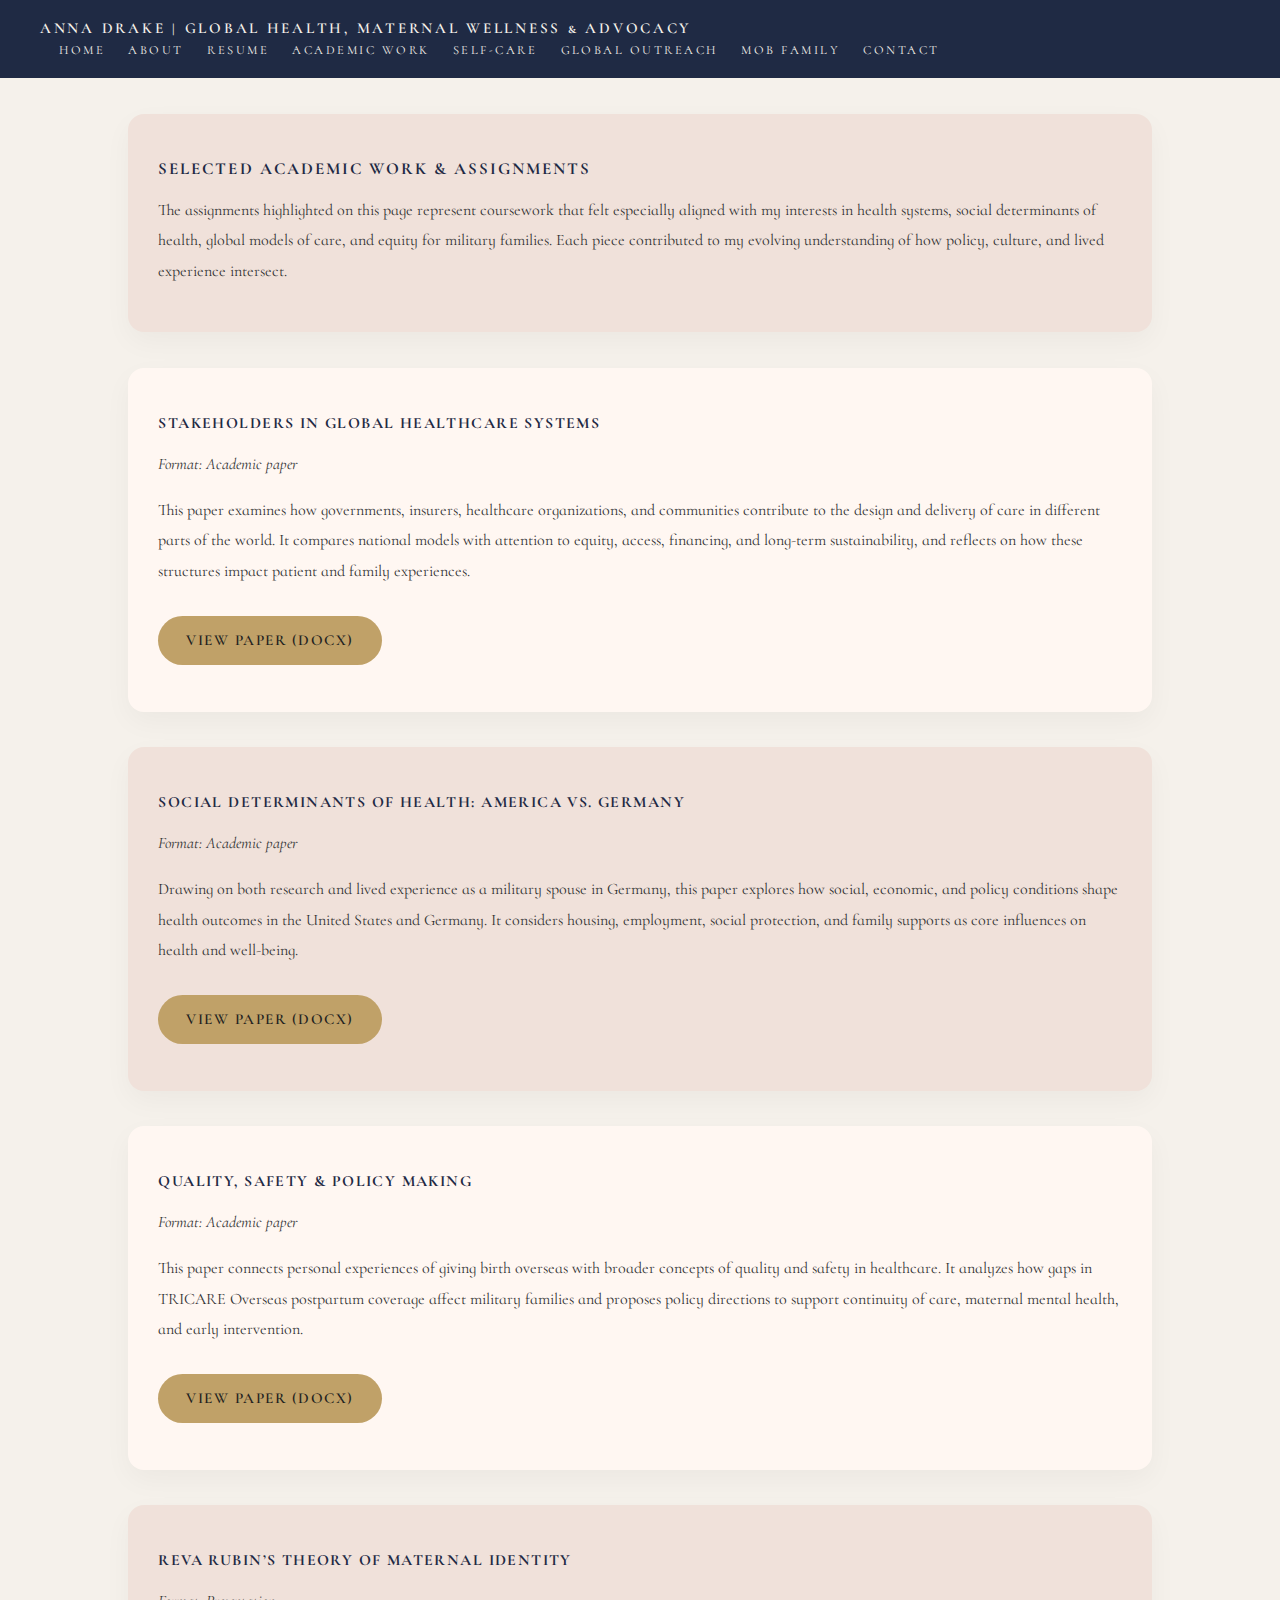
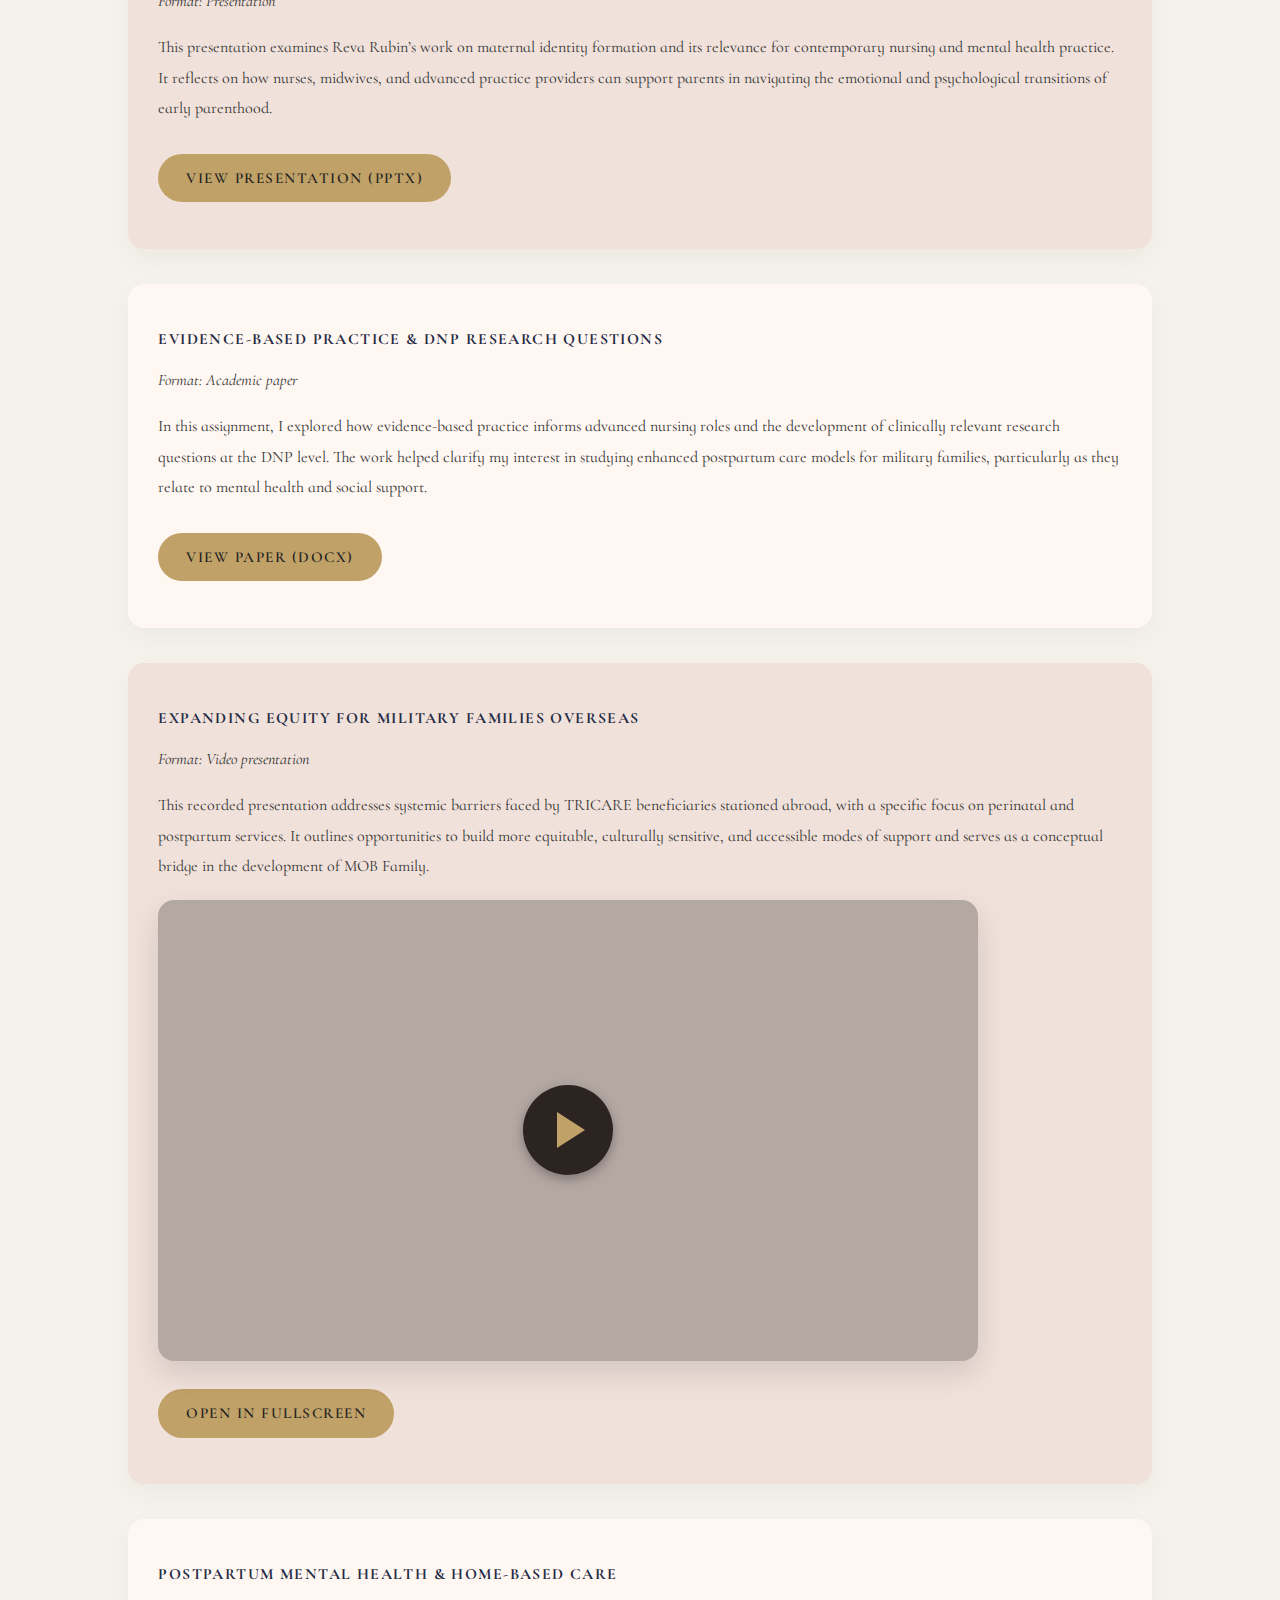
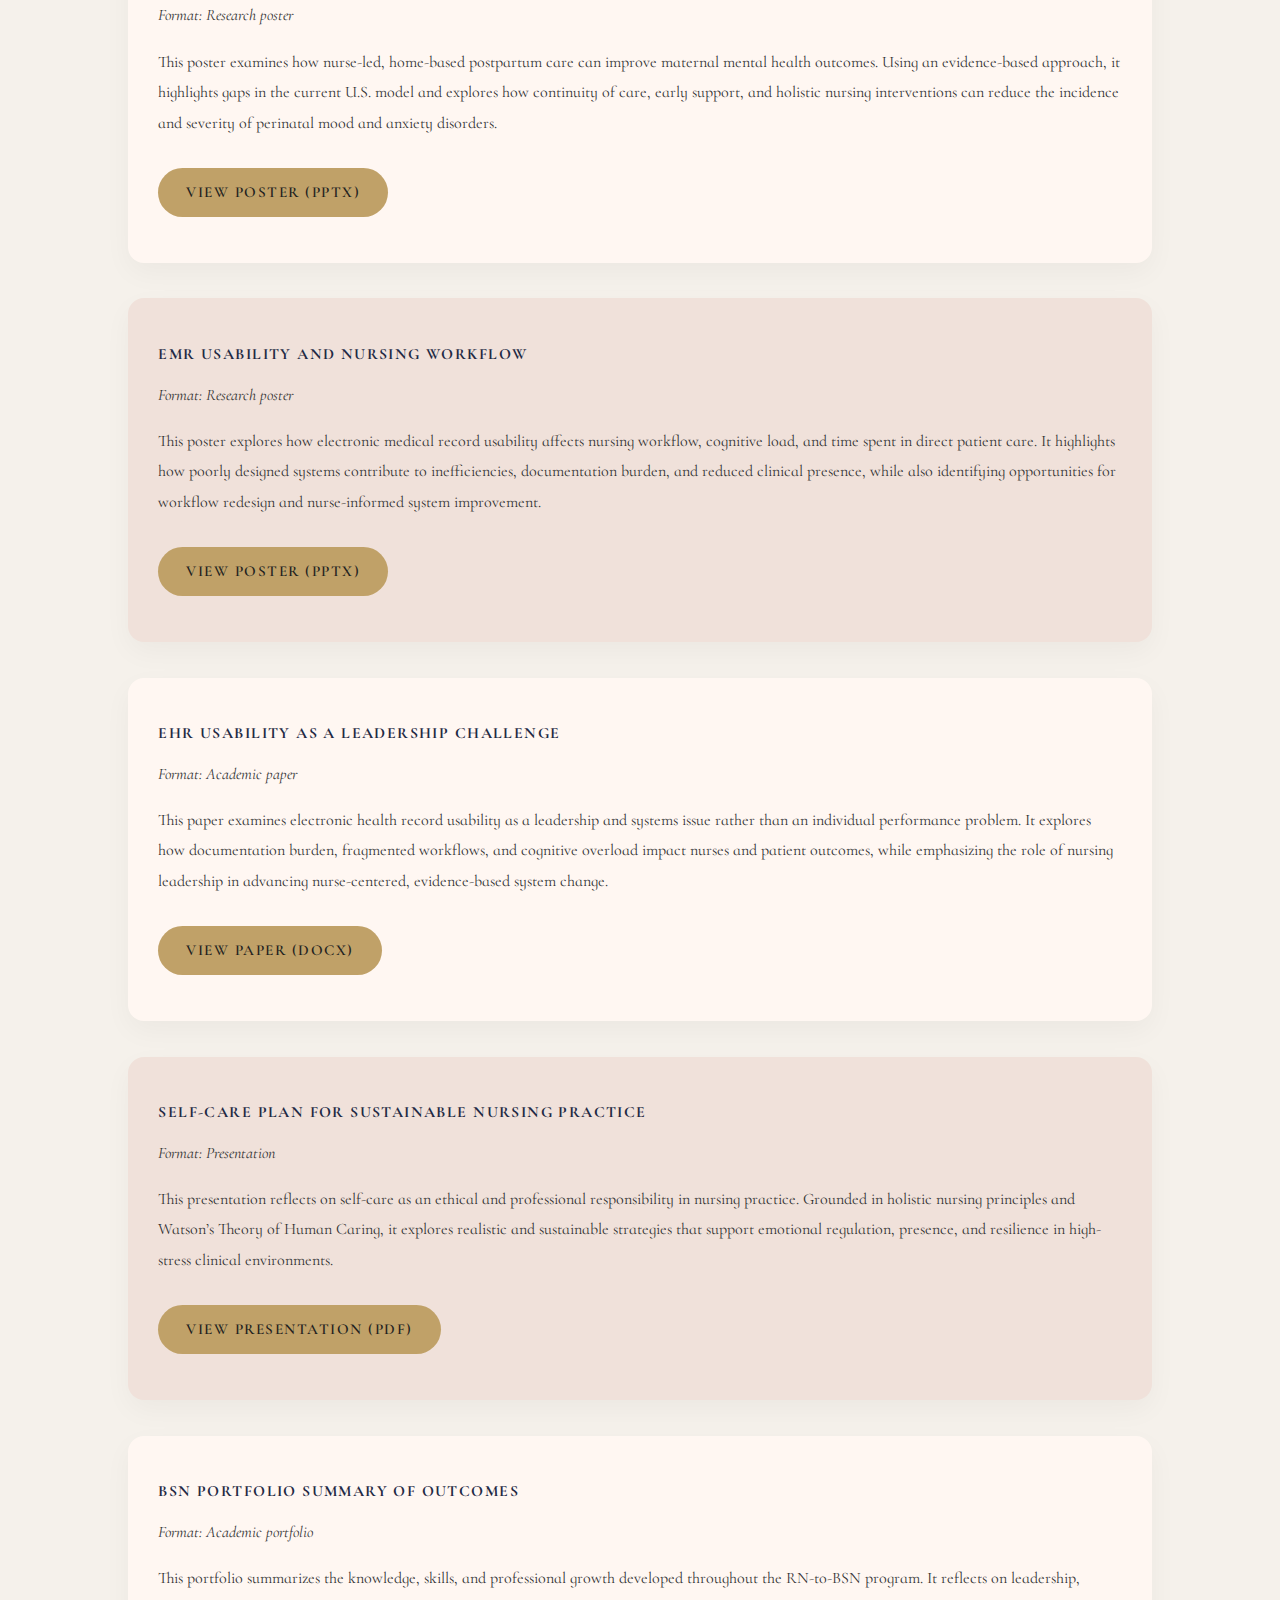
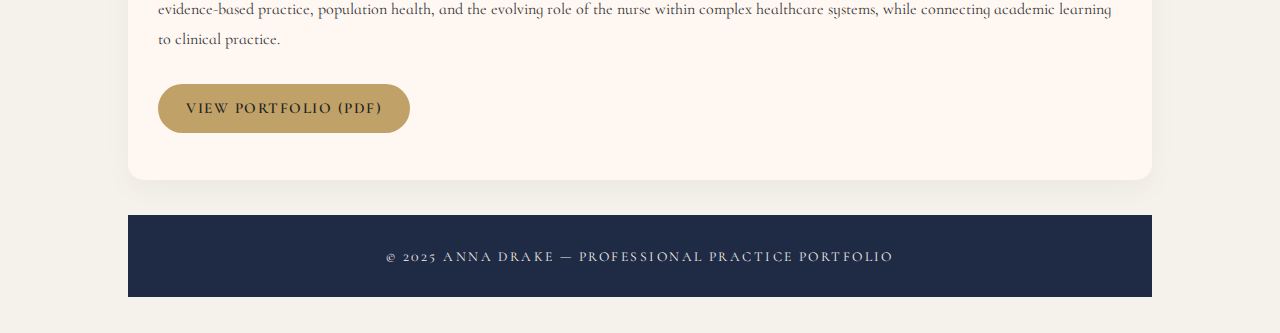
<file: assignments.html>
<!DOCTYPE html>
<html lang="en">
<head>
  <meta charset="UTF-8" />
  <meta name="viewport" content="width=device-width, initial-scale=1.0" />
  <title>Anna Drake - Assignments</title>
  <link rel="preconnect" href="https://fonts.googleapis.com">
  <link rel="preconnect" href="https://fonts.gstatic.com" crossorigin>
  <link href="https://fonts.googleapis.com/css2?family=Cormorant+Garamond:wght@400;500;600;700&family=Cormorant+Infant:wght@300;400;500;600&family=Cormorant+SC&display=swap" rel="stylesheet">
  <link rel="stylesheet" href="style.css" />
  <style>
    .assignment-button {
  display: inline-block;
  padding: 10px 28px;
  margin-top: 14px;
  font-family: "Cormorant Garamond", serif;
  font-size: 0.95rem;
  font-weight: 600;
  text-transform: uppercase;
  letter-spacing: 1.5px;

  color: #1f1f1f;
  background-color: #c0a168;  /* gold */
  border-radius: 50px;
  text-decoration: none;

  transition: all 0.25s ease;
}

.assignment-button:hover {
  background-color: #a78952;
  transform: translateY(-2px);
}
  </style>
</head>

<body>

<header class="site-header">
  <div class="site-title">
    <h1>Anna Drake | Global Health, Maternal Wellness &amp; Advocacy</h1>
  </div>
  <nav class="nav">
    <a href="index.html">Home</a>
    <a href="about.html">About</a>
    <a href="resume.html">Resume</a>
    <a href="assignments.html">Academic Work</a>
    <a href="selfcare.html">Self-Care</a>
    <a href="outreach.html">Global Outreach</a>
    <a href="mobfamily.html">MOB Family</a>
    <a href="contact.html">Contact</a>
  </nav>
</header>

<main>

<section class="section section-alt">
  <h2>Selected Academic Work &amp; Assignments</h2>
  <p>
    The assignments highlighted on this page represent coursework that felt especially aligned with my interests in health systems,
    social determinants of health, global models of care, and equity for military families. Each piece contributed to my evolving
    understanding of how policy, culture, and lived experience intersect.
  </p>
</section>

<section class="section">
  <h3>Stakeholders in Global Healthcare Systems</h3>
  <p><em>Format: Academic paper</em></p>
  <p>
    This paper examines how governments, insurers, healthcare organizations, and communities contribute to the design and delivery
    of care in different parts of the world. It compares national models with attention to equity, access, financing, and long-term
    sustainability, and reflects on how these structures impact patient and family experiences.
  </p>
  <p><a href="files/stakeholders_global_healthcare.docx" class="assignment-button" target="_blank">View Paper (DOCX)</a></p>
</section>

<section class="section section-alt">
  <h3>Social Determinants of Health: America vs. Germany</h3>
  <p><em>Format: Academic paper</em></p>
  <p>
    Drawing on both research and lived experience as a military spouse in Germany, this paper explores how social, economic, and policy
    conditions shape health outcomes in the United States and Germany. It considers housing, employment, social protection, and family
    supports as core influences on health and well-being.
  </p>
  <p><a href="files/social_determinants_us_germany.docx" class="assignment-button" target="_blank">View Paper (DOCX)</a></p>
</section>

<section class="section">
  <h3>Quality, Safety &amp; Policy Making</h3>
  <p><em>Format: Academic paper</em></p>
  <p>
    This paper connects personal experiences of giving birth overseas with broader concepts of quality and safety in healthcare.
    It analyzes how gaps in TRICARE Overseas postpartum coverage affect military families and proposes policy directions to support
    continuity of care, maternal mental health, and early intervention.
  </p>
  <p><a href="files/quality_safety_policy.docx" class="assignment-button" target="_blank">View Paper (DOCX)</a></p>
</section>

<section class="section section-alt">
  <h3>Reva Rubin’s Theory of Maternal Identity</h3>
  <p><em>Format: Presentation</em></p>
  <p>
    This presentation examines Reva Rubin’s work on maternal identity formation and its relevance for contemporary nursing and
    mental health practice. It reflects on how nurses, midwives, and advanced practice providers can support parents in navigating
    the emotional and psychological transitions of early parenthood.
  </p>
  <p><a href="files/reva_rubin_maternal_identity.pptx" class="assignment-button" target="_blank">View Presentation (PPTX)</a></p>
</section>

<section class="section">
  <h3>Evidence-Based Practice &amp; DNP Research Questions</h3>
  <p><em>Format: Academic paper</em></p>
  <p>
    In this assignment, I explored how evidence-based practice informs advanced nursing roles and the development of clinically relevant
    research questions at the DNP level. The work helped clarify my interest in studying enhanced postpartum care models for military
    families, particularly as they relate to mental health and social support.
  </p>
  <p><a href="files/ebp_dnp_research.docx" class="assignment-button" target="_blank">View Paper (DOCX)</a></p>
</section>

<section class="section section-alt">
  <h3>Expanding Equity for Military Families Overseas</h3>
  <p><em>Format: Video presentation</em></p>
  <p>
    This recorded presentation addresses systemic barriers faced by TRICARE beneficiaries stationed abroad, with a specific focus on
    perinatal and postpartum services. It outlines opportunities to build more equitable, culturally sensitive, and accessible modes
    of support and serves as a conceptual bridge in the development of MOB Family.
  </p>

  <!-- Embedded streaming video with play overlay -->
  <div style="margin-top: 18px; max-width: 820px; position: relative;">

    <!-- Video wrapper -->
    <div id="video-wrapper" style="
      position: relative;
      padding-top: 56.25%;   /* 16:9 ratio */
      border-radius: 16px;
      overflow: hidden;
      box-shadow: 0 12px 30px rgba(0, 0, 0, 0.12);
    ">

      <!-- PLAY OVERLAY -->
      <div id="play-overlay" style="
        position: absolute;
        top: 0; left: 0;
        width: 100%; height: 100%;
        background: rgba(0, 0, 0, 0.25);
        display: flex;
        justify-content: center;
        align-items: center;
        cursor: pointer;
        transition: opacity 0.4s ease;
        z-index: 10;
      ">
        <div style="
          width: 90px;
          height: 90px;
          background: #2b2420;
          border-radius: 50%;
          display: flex;
          justify-content: center;
          align-items: center;
          box-shadow: 0 4px 12px rgba(0,0,0,0.3);
        ">
          <div style="
            margin-left: 6px;
            width: 0;
            height: 0;
            border-top: 18px solid transparent;
            border-bottom: 18px solid transparent;
            border-left: 28px solid #c0a168;
          "></div>
        </div>
      </div>

      <!-- Google Drive iframe -->
      <iframe
        id="drive-video"
        src="https://drive.google.com/file/d/1BwPSROUH2OZiD52KPXhMmpkj6p8f1MPf/preview"
        title="Expanding Equity for Military Families Overseas - video presentation"
        style="
          position: absolute;
          top: 0; left: 0;
          width: 100%; height: 100%;
          border: 0;
        "
        allow="autoplay; encrypted-media"
        allowfullscreen
      ></iframe>

    </div>
  </div>

  <!-- Optional fullscreen link -->
  <p style="margin-top: 14px;">
    <a href="https://drive.google.com/file/d/1BwPSROUH2OZiD52KPXhMmpkj6p8f1MPf/view?usp=sharing"
       class="assignment-button"
       target="_blank" rel="noopener">
       Open in Fullscreen
    </a>
  </p>

  <!-- SCRIPT TO REMOVE OVERLAY ON CLICK -->
  <script>
    document.addEventListener("DOMContentLoaded", function () {
      const overlay = document.getElementById("play-overlay");
      if (!overlay) return;

      overlay.addEventListener("click", function () {
        overlay.style.opacity = "0";
        overlay.style.pointerEvents = "none";
      });
    });
  </script>
</section>

  <section class="section">
  <h3>Postpartum Mental Health & Home-Based Care</h3>
  <p><em>Format: Research poster</em></p>
  <p>
    This poster examines how nurse-led, home-based postpartum care can improve maternal mental health outcomes. Using an evidence-based approach, it highlights gaps in the current U.S. model and explores how continuity of care, early support, and holistic nursing interventions can reduce the incidence and severity of perinatal mood and anxiety disorders.
  </p>
  <p><a href="files/postpartum-poster.pptx" class="assignment-button" target="_blank">View Poster (PPTX)</a></p>
</section>

<section class="section section-alt">
  <h3>EMR Usability and Nursing Workflow</h3>
  <p><em>Format: Research poster</em></p>
  <p>
    This poster explores how electronic medical record usability affects nursing workflow, cognitive load, and time spent in direct patient care. It highlights how poorly designed systems contribute to inefficiencies, documentation burden, and reduced clinical presence, while also identifying opportunities for workflow redesign and nurse-informed system improvement.
  </p>
  <p><a href="files/emr-poster.pptx" class="assignment-button" target="_blank">View Poster (PPTX)</a></p>
</section>

<section class="section">
  <h3>EHR Usability as a Leadership Challenge</h3>
  <p><em>Format: Academic paper</em></p>
  <p>
    This paper examines electronic health record usability as a leadership and systems issue rather than an individual performance problem. It explores how documentation burden, fragmented workflows, and cognitive overload impact nurses and patient outcomes, while emphasizing the role of nursing leadership in advancing nurse-centered, evidence-based system change.
  </p>
  <p><a href="files/emr-paper.docx" class="assignment-button" target="_blank">View Paper (DOCX)</a></p>
</section>

<section class="section section-alt">
  <h3>Self-Care Plan for Sustainable Nursing Practice</h3>
  <p><em>Format: Presentation</em></p>
  <p>
    This presentation reflects on self-care as an ethical and professional responsibility in nursing practice. Grounded in holistic nursing principles and Watson’s Theory of Human Caring, it explores realistic and sustainable strategies that support emotional regulation, presence, and resilience in high-stress clinical environments.
  </p>
  <p><a href="files/self-care-presentation.pdf" class="assignment-button" target="_blank">View Presentation (PDF)</a></p>
</section>

<section class="section">
  <h3>BSN Portfolio Summary of Outcomes</h3>
  <p><em>Format: Academic portfolio</em></p>
  <p>
    This portfolio summarizes the knowledge, skills, and professional growth developed throughout the RN-to-BSN program. It reflects on leadership, evidence-based practice, population health, and the evolving role of the nurse within complex healthcare systems, while connecting academic learning to clinical practice.
  </p>
  <p><a href="files/bsn-portfolio.pdf" class="assignment-button" target="_blank">View Portfolio (PDF)</a></p>
</section>
<footer class="site-footer">
  <p>© 2025 Anna Drake — Professional Practice Portfolio</p>
</footer>

</body>
</html>
</file>
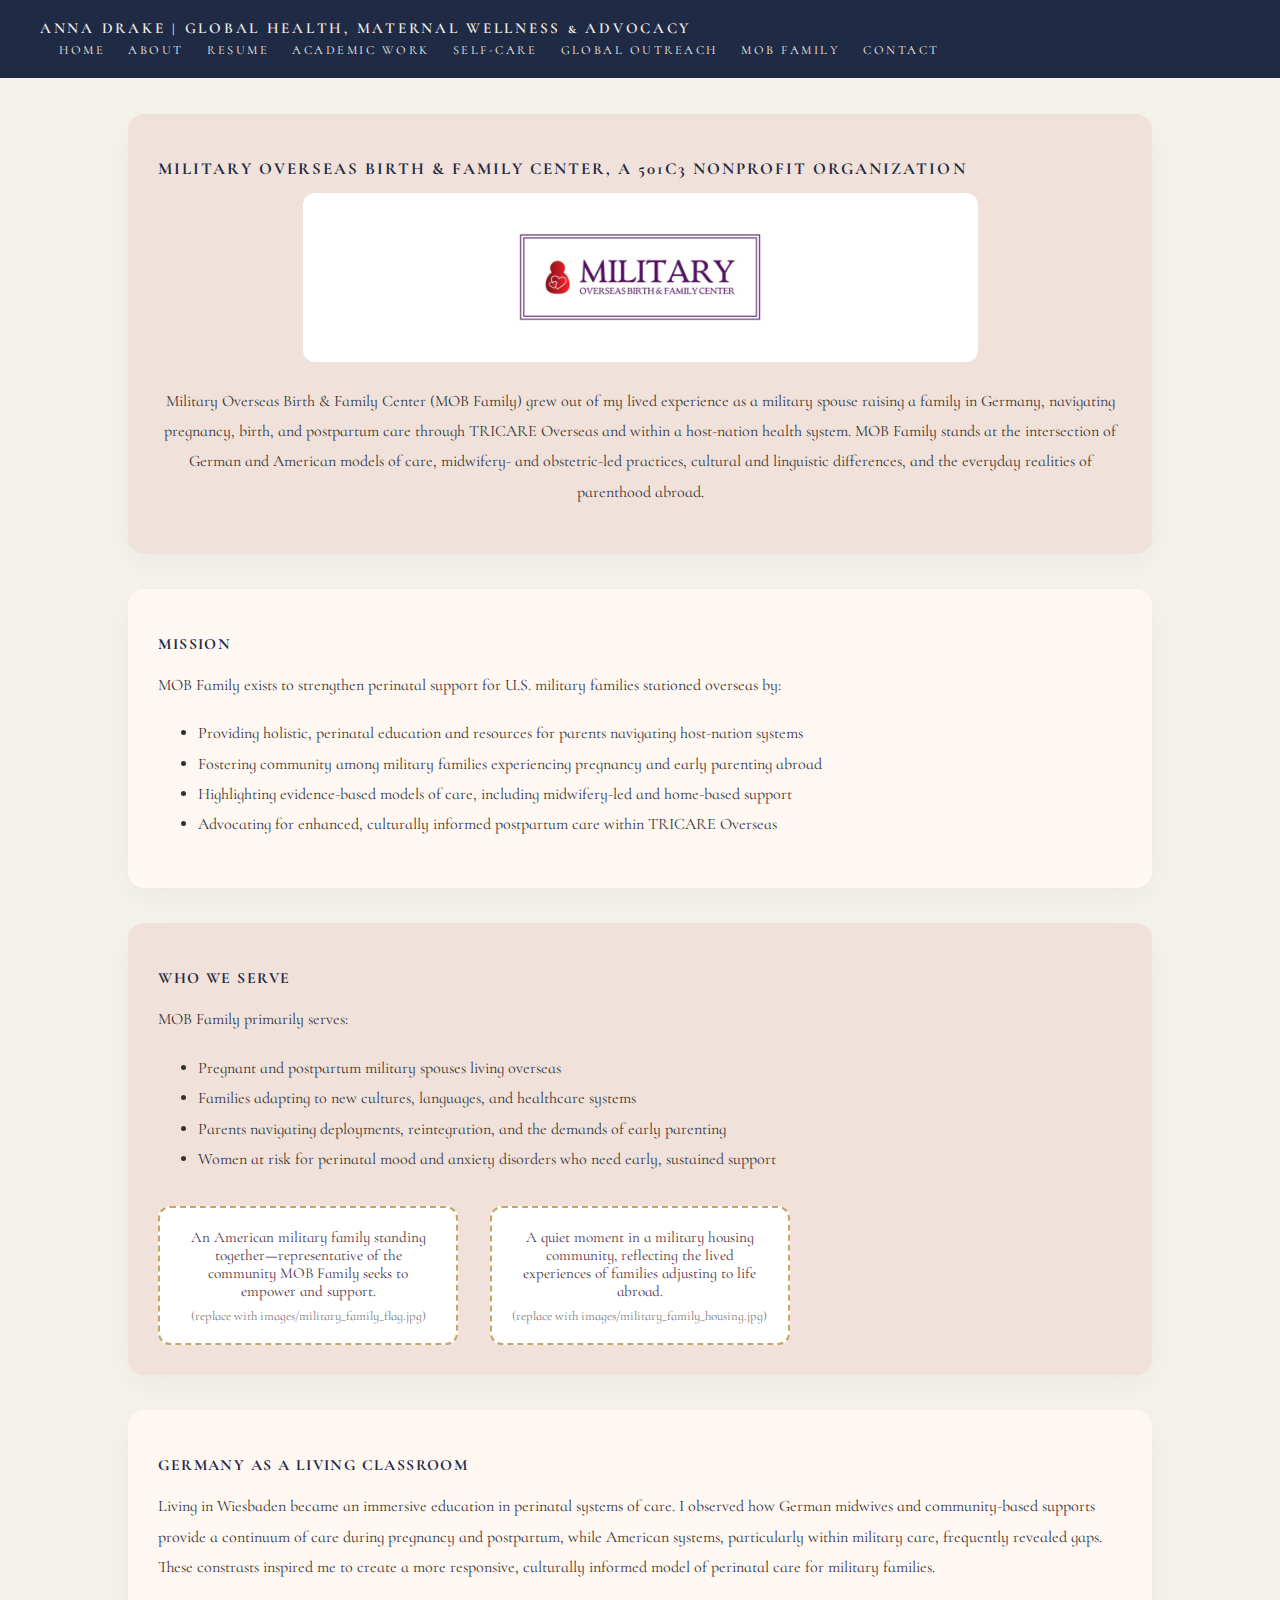
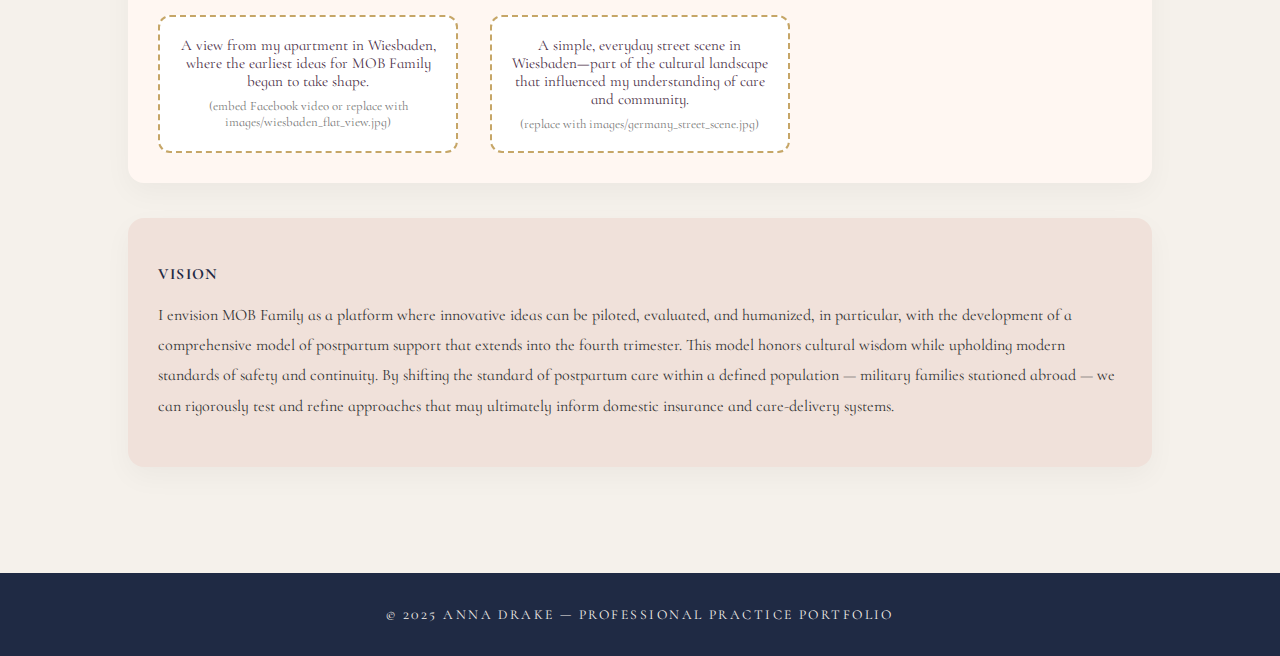
<file: mobfamily.html>
<!DOCTYPE html>
<html lang="en">
<head>
  <meta charset="UTF-8" />
  <meta name="viewport" content="width=device-width, initial-scale=1.0" />
  <title>Anna Drake - Mobfamily</title>
  <link rel="preconnect" href="https://fonts.googleapis.com">
  <link rel="preconnect" href="https://fonts.gstatic.com" crossorigin>
  <link href="https://fonts.googleapis.com/css2?family=Cormorant+Garamond:wght@400;500;600;700&family=Cormorant+Infant:wght@300;400;500;600&family=Cormorant+SC&display=swap" rel="stylesheet">
  <link rel="stylesheet" href="style.css" />
</head>
<body>
<header class="site-header">
  <div class="site-title">
    <h1>Anna Drake | Global Health, Maternal Wellness &amp; Advocacy</h1>
  </div>
  <nav class="nav">
    <a href="index.html">Home</a>
    <a href="about.html">About</a>
    <a href="resume.html">Resume</a>
    <a href="assignments.html">Academic Work</a>
    <a href="selfcare.html">Self-Care</a>
    <a href="outreach.html">Global Outreach</a>
    <a href="mobfamily.html">MOB Family</a>
    <a href="contact.html">Contact</a>
  </nav>
</header>
<main>

<section class="section section-alt">
  <h2>Military Overseas Birth &amp; Family Center, A 501c3 Nonprofit Organization </h2>

  <div class="mob-images" style="
    background: transparent !important;
    box-shadow: none !important;
    border-radius: 0 !important;
    padding: 0 !important;
    margin: 0 auto;
    max-width: 1350px;
  ">

    <img 
      src="images/mobfamily_banner.jpeg" 
      alt="MOB Family nonprofit banner"
      style="
        width: 100%;
        max-width: 675px;   /* ✅ 50% reduction from 1350 */
        height: auto;
        display: block;
        margin: 0 auto 24px auto;
        border-radius: 12px;
      "
    >

    <p>
      Military Overseas Birth & Family Center (MOB Family) grew out of my lived experience as a military spouse raising a family in Germany, navigating pregnancy, birth, and postpartum care through TRICARE Overseas and within a host-nation health system. MOB Family stands at the intersection of German and American models of care, midwifery- and obstetric-led practices, cultural and linguistic differences, and the everyday realities of parenthood abroad.    </p>

  </div>
</section>

</section>

<section class="section">
  <h3>Mission</h3>
  <p>
  MOB Family exists to strengthen perinatal support for U.S. military families stationed overseas by:
</p>

<ul>
  <li>Providing holistic, perinatal education and resources for parents navigating host-nation systems</li>
  <li>Fostering community among military families experiencing pregnancy and early parenting abroad</li>
  <li>Highlighting evidence-based models of care, including midwifery-led and home-based support</li>
  <li>Advocating for enhanced, culturally informed postpartum care within TRICARE Overseas</li>
</ul>

</section>

<section class="section section-alt">
  <h3>Who We Serve</h3>
  <p>
    MOB Family primarily serves:
  </p>
  <ul>
    <li>Pregnant and postpartum military spouses living overseas</li>
    <li>Families adapting to new cultures, languages, and healthcare systems</li>
    <li>Parents navigating deployments, reintegration, and the demands of early parenting</li>
    <li>Women at risk for perinatal mood and anxiety disorders who need early, sustained support</li>
  </ul>
  <div class="photo-grid">
    <div class="image-placeholder small">
      An American military family standing together—representative of the community MOB Family seeks to empower and support.
      <span>(replace with images/military_family_flag.jpg)</span>
    </div>
    <div class="image-placeholder small">
      A quiet moment in a military housing community, reflecting the lived experiences of families adjusting to life abroad.
      <span>(replace with images/military_family_housing.jpg)</span>
    </div>
  </div>
</section>

<section class="section">
  <h3>Germany as a Living Classroom</h3>
  <p>
    Living in Wiesbaden became an immersive education in perinatal systems of care. I observed how German midwives and community-based supports provide a continuum of care during pregnancy and postpartum, while American systems, particularly within military care, frequently revealed gaps. These constrasts inspired me to create a more responsive, culturally informed model of perinatal care for military families. 
  </p>
  <div class="photo-grid">
    <div class="image-placeholder small">
      A view from my apartment in Wiesbaden, where the earliest ideas for MOB Family began to take shape.
      <span>(embed Facebook video or replace with images/wiesbaden_flat_view.jpg)</span>
    </div>
    <div class="image-placeholder small">
      A simple, everyday street scene in Wiesbaden—part of the cultural landscape that influenced my understanding of care and community.
      <span>(replace with images/germany_street_scene.jpg)</span>
    </div>
  </div>
</section>

<section class="section section-alt">
  <h3>Vision</h3>
  <p>
    I envision MOB Family as a platform where innovative ideas can be piloted, evaluated, and humanized, in particular, with the development of a comprehensive model of postpartum support that extends into the fourth trimester. This model honors cultural wisdom while upholding modern standards of safety and continuity. By shifting the standard of postpartum care within a defined population — military families stationed abroad — we can rigorously test and refine approaches that may ultimately inform domestic insurance and care-delivery systems.  </p>
  <p>
   
</section>

</main>
<footer class="site-footer">
  <p>© 2025 Anna Drake — Professional Practice Portfolio</p>
</footer>
</body>
</html>
</file>
<file: style.css>
body {
  margin: 0;
  font-family: "Cormorant Infant", "Georgia", serif;
  color: #323232;
  background-color: #F5F1EB;
  font-size: 18px;
}

.site-header {
  background-color: #1F2A44;
  color: #F5F1EB;
  padding: 1.2rem 2.5rem;
  display: flex;
  flex-wrap: wrap;
  justify-content: space-between;
  align-items: baseline;
}

.site-title h1 {
  margin: 0;
  font-family: "Cormorant SC", "Cormorant Garamond", serif;
  font-weight: 600;
  letter-spacing: 0.18em;
  text-transform: uppercase;
  font-size: 0.95rem;
}

.nav a {
  color: #F5F1EB;
  text-decoration: none;
  margin-left: 1.2rem;
  font-size: 0.78rem;
  font-family: "Cormorant SC", serif;
  letter-spacing: 0.2em;
  text-transform: uppercase;
}

.nav a:hover {
  text-decoration: underline;
}

main {
  padding: 2.2rem 10%;
}

.hero {
  display: flex;
  flex-wrap: wrap;
  gap: 2.5rem;
  align-items: center;
  margin-bottom: 2.2rem;
}

.hero-soft {
  background: linear-gradient(130deg, #FFF7F2, #F5F1EB);
  padding: 2rem 2.2rem;
  border-radius: 16px;
  box-shadow: 0 10px 30px rgba(0,0,0,0.05);
}

.hero-text h2 {
  font-family: "Cormorant Garamond", serif;
  font-size: 2.1rem;
  color: #1F2A44;
  margin-top: 0;
  letter-spacing: 0.06em;
  text-transform: uppercase;
}

.hero-text p {
  line-height: 1.8;
  font-size: 1.02rem;
}

.hero-image {
  flex: 1 1 260px;
}

.image-placeholder {
  border: 2px dashed #C6A667;
  padding: 2rem;
  text-align: left;
  font-size: 0.95rem;
  color: #4C2F47;
  background-color: #FFFFFF;
  border-radius: 12px;
}

.image-placeholder.small {
  padding: 1.2rem;
}

.image-placeholder span {
  display: block;
  font-size: 0.8rem;
  color: #777;
  margin-top: 0.5rem;
}

.cards {
  display: flex;
  flex-wrap: wrap;
  gap: 1.5rem;
  margin-bottom: 2.2rem;
}

.card {
  flex: 1 1 250px;
  background-color: #FFFFFF;
  padding: 1.5rem;
  border-radius: 14px;
  box-shadow: 0 6px 22px rgba(0,0,0,0.05);
}

.card h3 {
  font-family: "Cormorant Garamond", serif;
  margin-top: 0;
  color: #1F2A44;
  letter-spacing: 0.08em;
  text-transform: uppercase;
  font-size: 1.0rem;
}

.card p {
  font-size: 0.98rem;
  line-height: 1.7;
}

.accent-top {
  border-top: 4px solid #C8A7A0;
}

.button {
  display: inline-block;
  margin-top: 0.9rem;
  padding: 0.55rem 1.3rem;
  background-color: #C6A667;
  color: #1F2A44;
  text-decoration: none;
  border-radius: 999px;
  font-weight: 600;
  font-family: "Cormorant SC", serif;
  font-size: 0.8rem;
  letter-spacing: 0.16em;
  text-transform: uppercase;
}

.button:hover {
  background-color: #b0904f;
  color: #FDFDFD;
}

.section {
  margin-bottom: 2.2rem;
  background-color: #FFF7F2;
  padding: 1.9rem 1.9rem;
  border-radius: 16px;
  box-shadow: 0 10px 28px rgba(0,0,0,0.04);
}

.section-alt {
  background-color: #F0E1DA;
}

.foreword-panel {
  background-color: #F0E1DA;
  border-left: 4px solid #C6A667;
}

.section h2, .section h3 {
  font-family: "Cormorant Garamond", serif;
  color: #1F2A44;
}

.section h2 {
  letter-spacing: 0.12em;
  text-transform: uppercase;
  font-size: 1.05rem;
}

.section h3 {
  letter-spacing: 0.09em;
  text-transform: uppercase;
  font-size: 0.98rem;
}

.section p, .section li {
  line-height: 1.9;
  font-size: 1.0rem;
}

.two-column {
  display: flex;
  flex-wrap: wrap;
  gap: 2rem;
}

.two-column > div {
  flex: 1 1 260px;
}

.photo-grid {
  display: grid;
  grid-template-columns: repeat(auto-fit, minmax(180px, 1fr));
  gap: 1.2rem;
  margin-top: 1.2rem;
}

.mob-images {
  text-align: center;
  margin-bottom: 1.5rem;
}

.site-footer {
  text-align: center;
  padding: 1.2rem;
  background-color: #1F2A44;
  color: #F5F1EB;
  font-size: 0.85rem;
  margin-top: 2.2rem;
  font-family: "Cormorant SC", serif;
  letter-spacing: 0.18em;
  text-transform: uppercase;
}

@media (max-width: 768px) {
  main {
    padding: 1.6rem 6%;
  }
  .nav {
    margin-top: 0.6rem;
  }
  .nav a {
    display: inline-block;
    margin: 0.25rem 0.75rem 0 0;
  }
  .hero-soft {
    padding: 1.7rem 1.5rem;
  }
}

/* ===============================
   GLOBAL IMPRINT — UNIFORM IMAGE GRID
================================= */

.photo-grid {
  display: grid;
  grid-template-columns: repeat(3, minmax(0, 1fr));
  gap: 24px;
  margin-top: 24px;
}

.photo-grid figure {
  margin: 0;
  text-align: center;
}

.photo-grid img {
  width: 100%;
  height: auto;
  aspect-ratio: 4 / 5;
  object-fit: cover;
  display: block;
  border-radius: 6px;
}

.photo-grid figcaption {
  font-family: "Cormorant Garamond", serif;
  font-size: 0.9rem;
  line-height: 1.4;
  margin-top: 8px;
  color: #444;
}

/* Mobile stacking */
@media (max-width: 900px) {
  .photo-grid {
    grid-template-columns: 1fr;
  }
}

/* Fix graduation photo crop so head is not cut off */
.graduation-fix {
  object-position: top;
}

/* Show full graduation photo without cropping */
.graduation-full {
  aspect-ratio: auto;     /* removes forced crop */
  object-fit: contain;   /* shows entire image */
  background-color: #f3efe9; /* soft neutral fill if needed */
}

/* ===== GLOBAL IMPRINT – SHOW FULL IMAGES, NO CROPPING ===== */

.photo-grid {
  display: grid;
  grid-template-columns: repeat(3, minmax(0, 1fr));
  gap: 24px;
  margin-top: 24px;
}

.photo-grid figure {
  margin: 0;
  text-align: center;
  height: auto;
  overflow: visible;
}

.photo-grid img {
  width: 100%;
  height: auto;
  display: block;
  border-radius: 6px;
  object-fit: contain;
  aspect-ratio: auto;
}

/* graduation photo – extra safety to ensure no crop at all */
.graduation-full {
  object-fit: contain !important;
  aspect-ratio: auto !important;
}

/* caption styling */
.photo-grid figcaption {
  font-family: "Cormorant Garamond", serif;
  font-size: 0.9rem;
  line-height: 1.4;
  margin-top: 8px;
  color: #444;
}

/* mobile stacking */
@media (max-width: 900px) {
  .photo-grid {
    grid-template-columns: 1fr;
  }
}

/* BACKUP POINT BEFORE IMAGE FIX */

/* ===============================
   RESET CROPPING FOR GLOBAL IMPRINT
   =============================== */

.photo-grid {
  display: grid;
  grid-template-columns: repeat(3, minmax(0, 1fr));
  gap: 24px;
  margin-top: 24px;
}

/* make sure figures / .small boxes don't crop */
.photo-grid figure,
.photo-grid .small {
  margin: 0;
  height: auto !important;
  max-height: none !important;
  overflow: visible !important;
  text-align: center;
}

/* make ALL images show full frame (no crop) */
.photo-grid img {
  display: block;
  width: 100%;
  height: auto !important;
  max-height: none !important;
  object-fit: contain !important;
  aspect-ratio: auto !important;
  border-radius: 6px;
}

/* extra safety for the graduation photo */
.graduation-full {
  object-fit: contain !important;
  aspect-ratio: auto !important;
}

/* caption styling */
.photo-grid figcaption {
  font-family: "Cormorant Garamond", serif;
  font-size: 0.9rem;
  line-height: 1.4;
  margin-top: 8px;
  color: #444;
}

/* mobile stacking */
@media (max-width: 900px) {
  .photo-grid {
    grid-template-columns: 1fr;
  }
}

/* =========================================
   GLOBAL IMPRINT — EQUAL SIZE, FULL IMAGE
   ========================================= */

.photo-grid {
  display: grid;
  grid-template-columns: repeat(3, 1fr);
  gap: 24px;
  margin-top: 24px;
}

.photo-grid figure {
  margin: 0;
  text-align: center;
}

/* This creates identical image frames */
.photo-grid figure img {
  width: 100%;
  height: 420px;              /* UNIFORM HEIGHT */
  object-fit: contain;       /* SHOW FULL IMAGE */
  background-color: #f3efe9; /* soft neutral fill */
  border-radius: 8px;
  display: block;
}

/* captions */
.photo-grid figcaption {
  font-family: "Cormorant Garamond", serif;
  font-size: 0.9rem;
  line-height: 1.4;
  margin-top: 10px;
  color: #444;
}

/* mobile stacking */
@media (max-width: 900px) {
  .photo-grid {
    grid-template-columns: 1fr;
  }

  .photo-grid figure img {
    height: auto;
  }
}

/* ===============================
   HEALING PRACTICES IMAGE MATCH
   =============================== */

.healing-images {
  display: grid;
  grid-template-columns: repeat(2, 1fr);
  gap: 32px;
  margin-top: 32px;
  align-items: center;
}

.healing-images img {
  width: 100%;
  height: 360px;          /* forces equal visible height */
  object-fit: contain;   /* full image, no cropping */
  background-color: #f3efe9;
  border-radius: 8px;
  display: block;
}

/* Stack on mobile */
@media (max-width: 900px) {
  .healing-images {
    grid-template-columns: 1fr;
  }

  .healing-images img {
    height: auto;
  }
}

/* ===============================
   HEALING PRACTICES IMAGE MATCH
   =============================== */

.healing-images {
  display: grid;
  grid-template-columns: repeat(2, 1fr);
  gap: 32px;
  margin-top: 32px;
  align-items: center;
}

.healing-images img {
  width: 100%;
  height: 360px;
  object-fit: contain;
  background-color: #f3efe9;
  border-radius: 8px;
  display: block;
}

@media (max-width: 900px) {
  .healing-images {
    grid-template-columns: 1fr;
  }

  .healing-images img {
    height: auto;
  }
}

/* =========================================
   HEALING PRACTICES — CLEAN PINK BACKGROUND
   ========================================= */

.healing-images {
  display: grid;
  grid-template-columns: repeat(2, 1fr);
  gap: 32px;
  margin-top: 32px;
  align-items: center;
}

.healing-images img {
  width: 100%;
  height: 360px;
  object-fit: contain;
  background-color: transparent !important;  /* removes gray */
  border-radius: 8px;
  display: block;
}

/* mobile stacking */
@media (max-width: 900px) {
  .healing-images {
    grid-template-columns: 1fr;
  }

  .healing-images img {
    height: auto;
  }
}

.graduation-photo {
  object-position: 50% 20%;
}

/* =========================================
   GLOBAL IMPRINT — FINAL EQUAL SIZE GRID
   HEAD + CHILD PRESERVED
   ========================================= */

.photo-grid {
  display: grid;
  grid-template-columns: repeat(3, 1fr);
  gap: 32px;
  margin-top: 32px;
}

.photo-grid figure {
  margin: 0;
  text-align: center;
}

/* FORCE ALL IMAGES TO SAME SIZE */
.photo-grid img {
  width: 100%;
  height: 420px;          /* uniform frame */
  object-fit: cover;     /* fills evenly */
  object-position: center;
  border-radius: 12px;
  display: block;
}

/* ✅ SPECIAL PROTECTION: You + your daughter */
.graduation-photo {
  object-position: 50% 18%;   /* protects your face AND child */
}

/* captions */
.photo-grid figcaption {
  font-family: "Cormorant Garamond", serif;
  font-size: 0.9rem;
  line-height: 1.4;
  margin-top: 10px;
  color: #444;
}

/* Mobile stacking */
@media (max-width: 900px) {
  .photo-grid {
    grid-template-columns: 1fr;
  }

  .photo-grid img {
    height: auto;
  }
}
</file>
